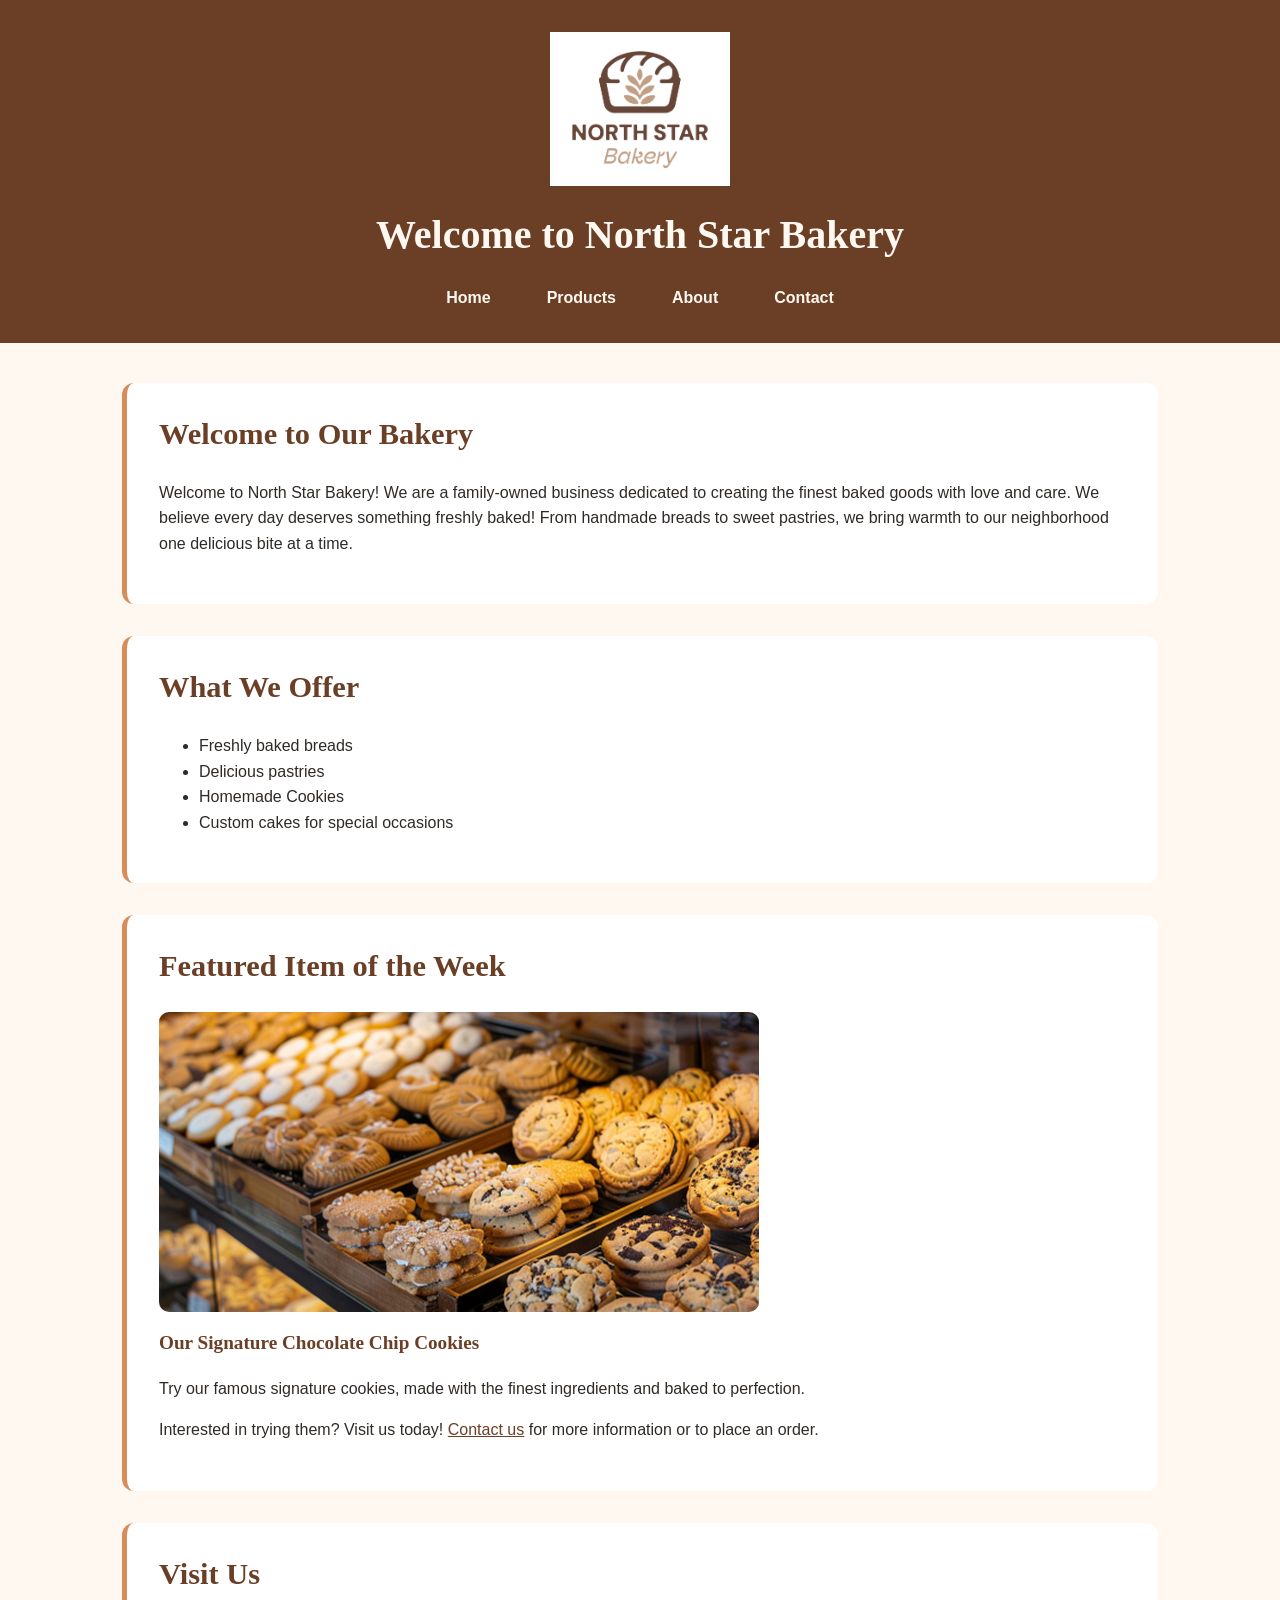
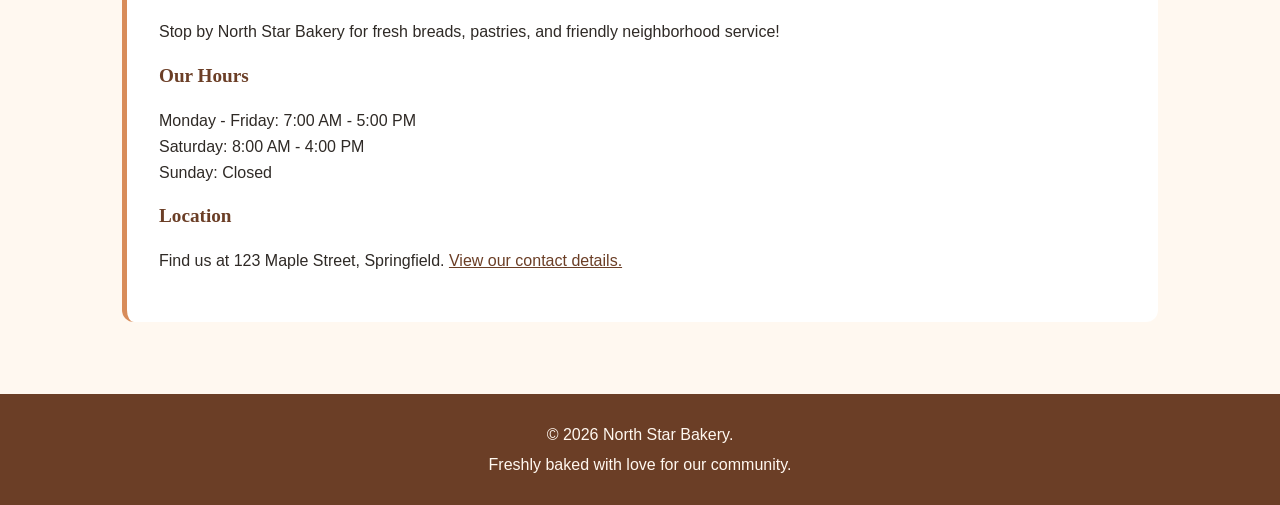
<file: index.html>
<!DOCTYPE html>
<html lang="en">

<head>
    <meta charset="UTF-8">
    <meta name="viewport" content="width=device-width, initial-scale=1.0">
    <title>North Star Bakery | Home</title>
    <link rel="stylesheet" href="styles.css">
</head>

<body>
    <header>
        <img src="media/bakery-logo_c.png" alt="North Star Bakery logo" width="180">

        <h1>Welcome to North Star Bakery</h1>

        <nav aria-label="Main navigation">
            <ul>
                <li><a href="index.html">Home</a></li>
                <li><a href="products.html">Products</a></li>
                <li><a href="about.html">About</a></li>
                <li><a href="contact.html">Contact</a></li>
            </ul>
        </nav>
    </header>
    <main>
        <section>
            <h2>Welcome to Our Bakery</h2>
            <p>Welcome to North Star Bakery! We are a family-owned business dedicated to creating the finest baked goods
                with love and care. We believe every day deserves something freshly baked! From handmade breads to sweet
                pastries, we bring warmth to our neighborhood one delicious bite at a time.</p>
        </section>

        <section>
            <h2>What We Offer</h2>
            <ul>
                <li>Freshly baked breads</li>
                <li>Delicious pastries</li>
                <li>Homemade Cookies</li>
                <li>Custom cakes for special occasions</li>
            </ul>
        </section>
        <section>
            <h2>Featured Item of the Week</h2>

            <picture>
                <source media="(max-width: 600px)" srcset="media/bakery-feature-small_c.png">

                <img src="media/bakery-feature-large_c.png"
                    alt="A display of assorted freshly baked cookies and pastries" width="600">
            </picture>
            <h3>Our Signature Chocolate Chip Cookies</h3>
            <p>Try our famous signature cookies, made with the finest ingredients and baked to perfection.</p>

            <p>Interested in trying them? Visit us today!
                <a href="contact.html">Contact us</a> for more information or to place an order.
            </p>
        </section>

        <section>
            <h2>Visit Us</h2>
            <p>
                Stop by North Star Bakery for fresh breads,
                pastries, and friendly neighborhood service!
            </p>

            <h3>Our Hours</h3>
            <p>
                Monday - Friday: 7:00 AM - 5:00 PM<br>
                Saturday: 8:00 AM - 4:00 PM<br>
                Sunday: Closed
            </p>

            <h3>Location</h3>
            <p>
                Find us at 123 Maple Street, Springfield.
                <a href="contact.html">View our contact details.</a>
            </p>
        </section>
    </main>
    <footer>
        <p>&copy; 2026 North Star Bakery.</p>
        <p>Freshly baked with love for our community.</p>
    </footer>

</body>

</html>
</file>
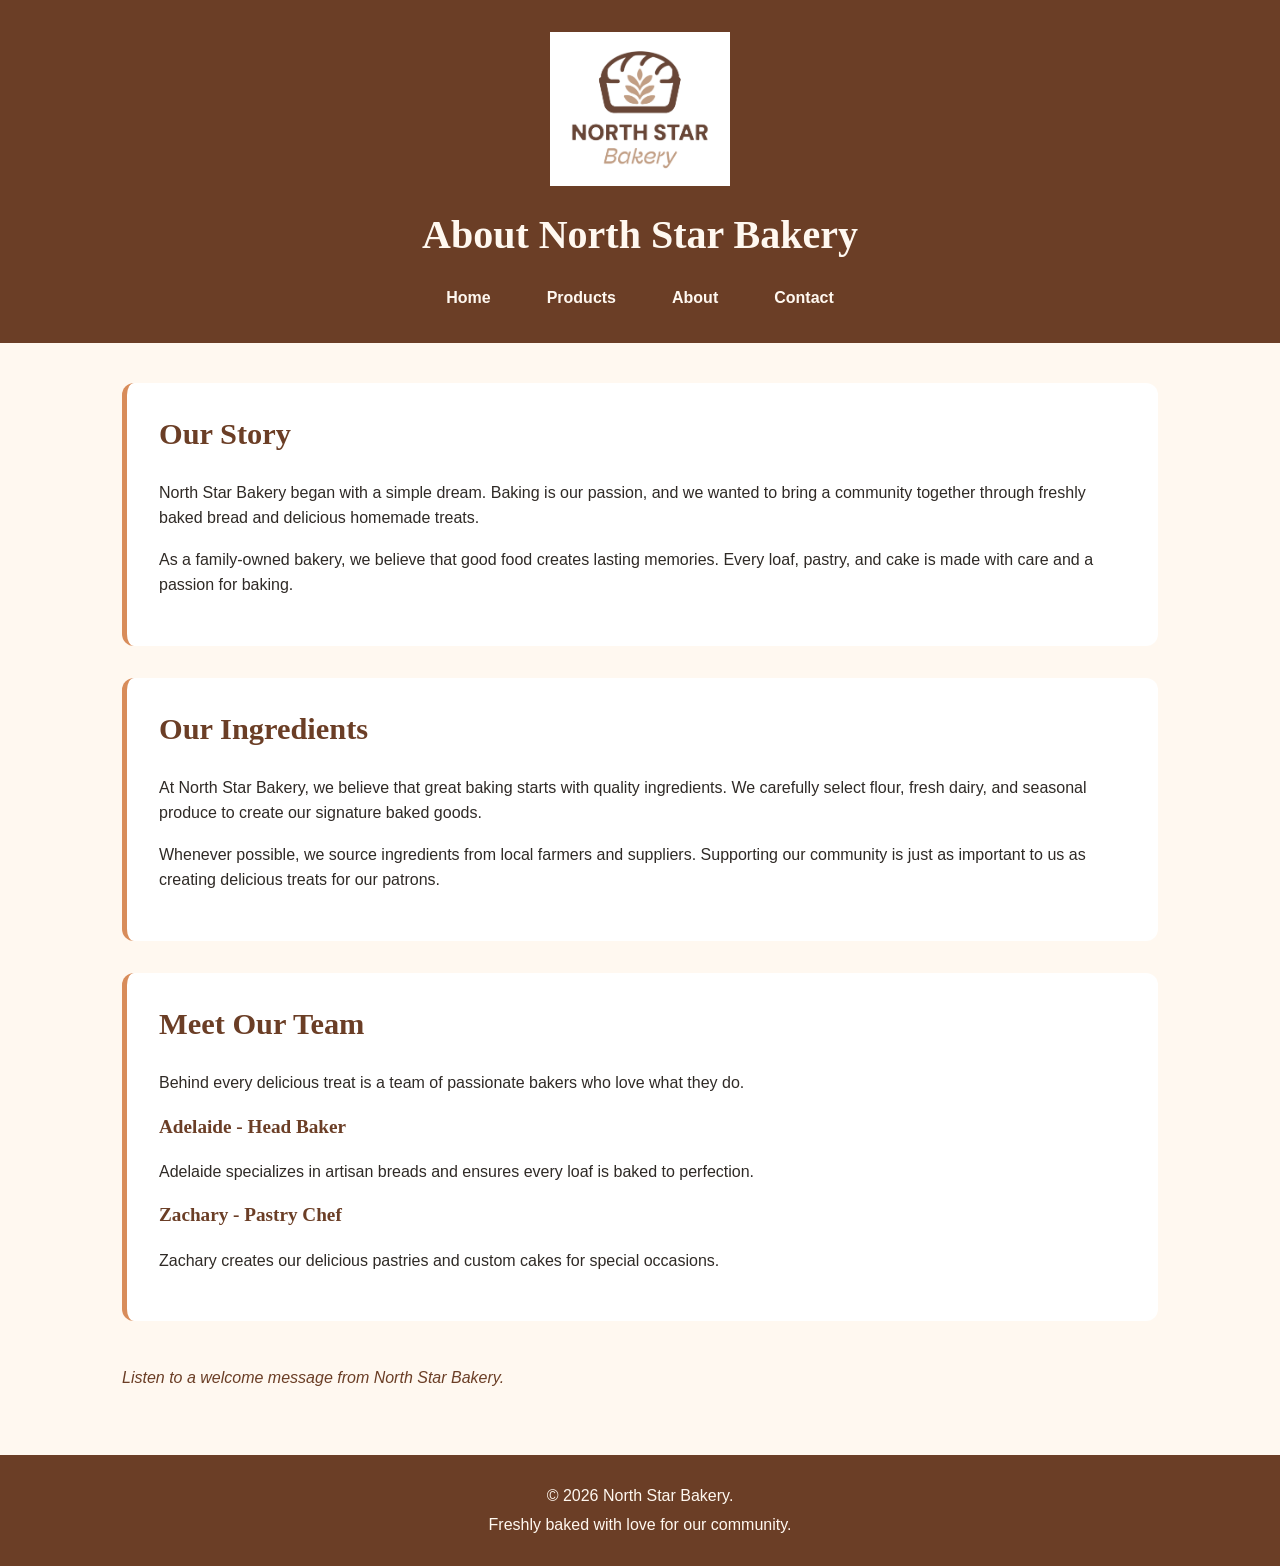
<file: about.html>
<!DOCTYPE html>
<html lang="en">

<head>
    <meta charset="UTF-8">
    <meta name="viewport" content="width=device-width, initial-scale=1.0">
    <title>North Star Bakery | About Us</title>
    <link rel="stylesheet" href="styles.css">
</head>

<body>

    <header>
        <img src="media/bakery-logo_c.png" alt="North Star Bakery logo" width="180">

        <h1>About North Star Bakery</h1>

        <nav aria-label="Main navigation">
            <ul>
                <li><a href="index.html">Home</a></li>
                <li><a href="products.html">Products</a></li>
                <li><a href="about.html">About</a></li>
                <li><a href="contact.html">Contact</a></li>
            </ul>
        </nav>
    </header>
    <main>
        <section>
            <h2>Our Story</h2>
            <p>
                North Star Bakery began with a simple dream.
                Baking is our passion, and we wanted to bring a community together through freshly
                baked bread and delicious homemade treats.
            </p>

            <p>
                As a family-owned bakery,
                we believe that good food creates lasting
                memories. Every loaf, pastry, and cake
                is made with care and a passion for baking.
            </p>
        </section>


        <section>
            <h2>Our Ingredients</h2>
            <p>
                At North Star Bakery, we believe that
                great baking starts with quality ingredients.
                We carefully select flour,
                fresh dairy, and seasonal produce
                to create our signature baked goods.
            </p>

            <p>
                Whenever possible, we source ingredients
                from local farmers and suppliers.
                Supporting our community is just as
                important to us as creating
                delicious treats for our patrons.
            </p>
        </section>


        <section>
            <h2>Meet Our Team</h2>
            <p>
                Behind every delicious treat is a team
                of passionate bakers who love what they do.
            </p>

            <h3>Adelaide - Head Baker</h3>
            <p>
                Adelaide specializes in artisan breads and
                ensures every loaf is baked to perfection.
            </p>

            <h3>Zachary - Pastry Chef</h3>
            <p>
                Zachary creates our delicious pastries
                and custom cakes for special occasions.
            </p>
        </section>

        <figure>
            <audio controls>
                <source src="media/bakery-welcome_c.mp3" type="audio/mpeg">
                Your browser does not support the audio element.
            </audio>

            <figcaption>
            Listen to a welcome message from North Star Bakery.
            </figcaption>
        </figure>
    
    </main>

    <footer>
        <p>&copy; 2026 North Star Bakery.</p>
        <p>Freshly baked with love for our community.</p>
    </footer>

</body>

</html>
</file>
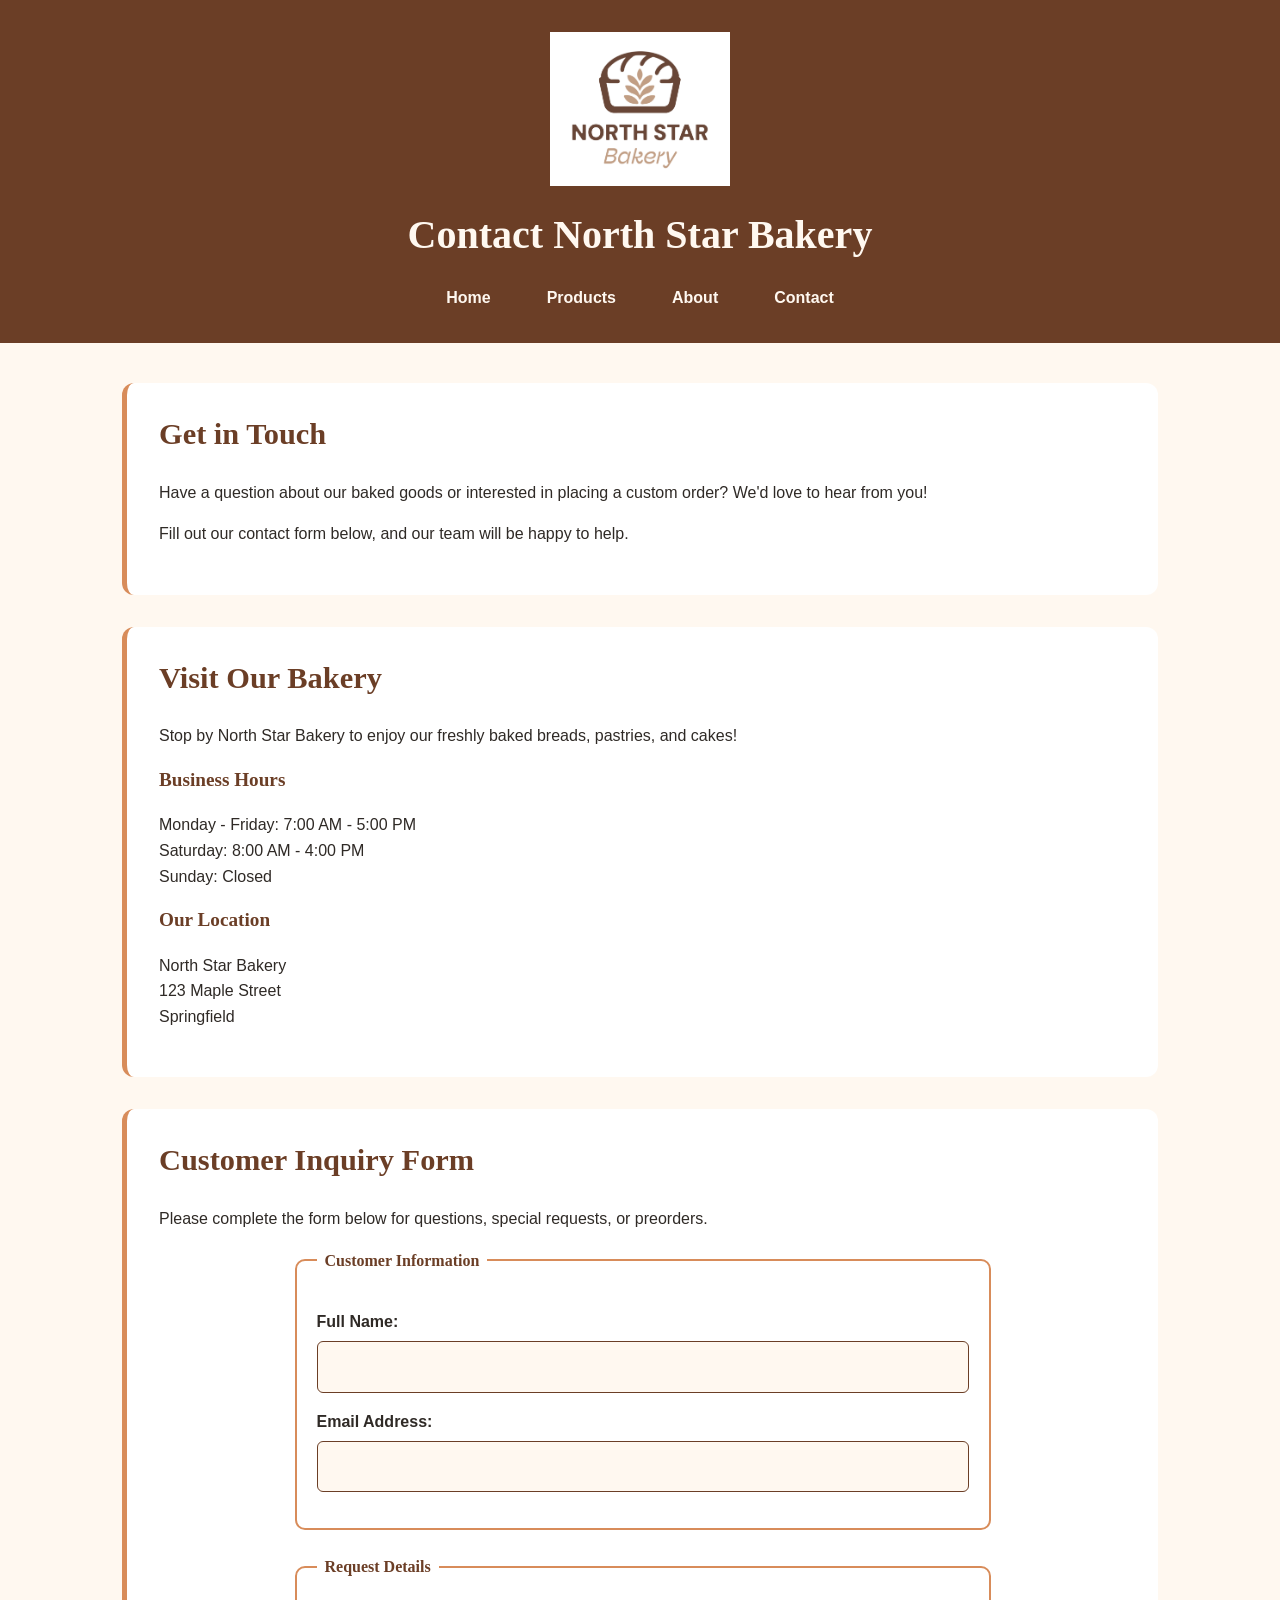
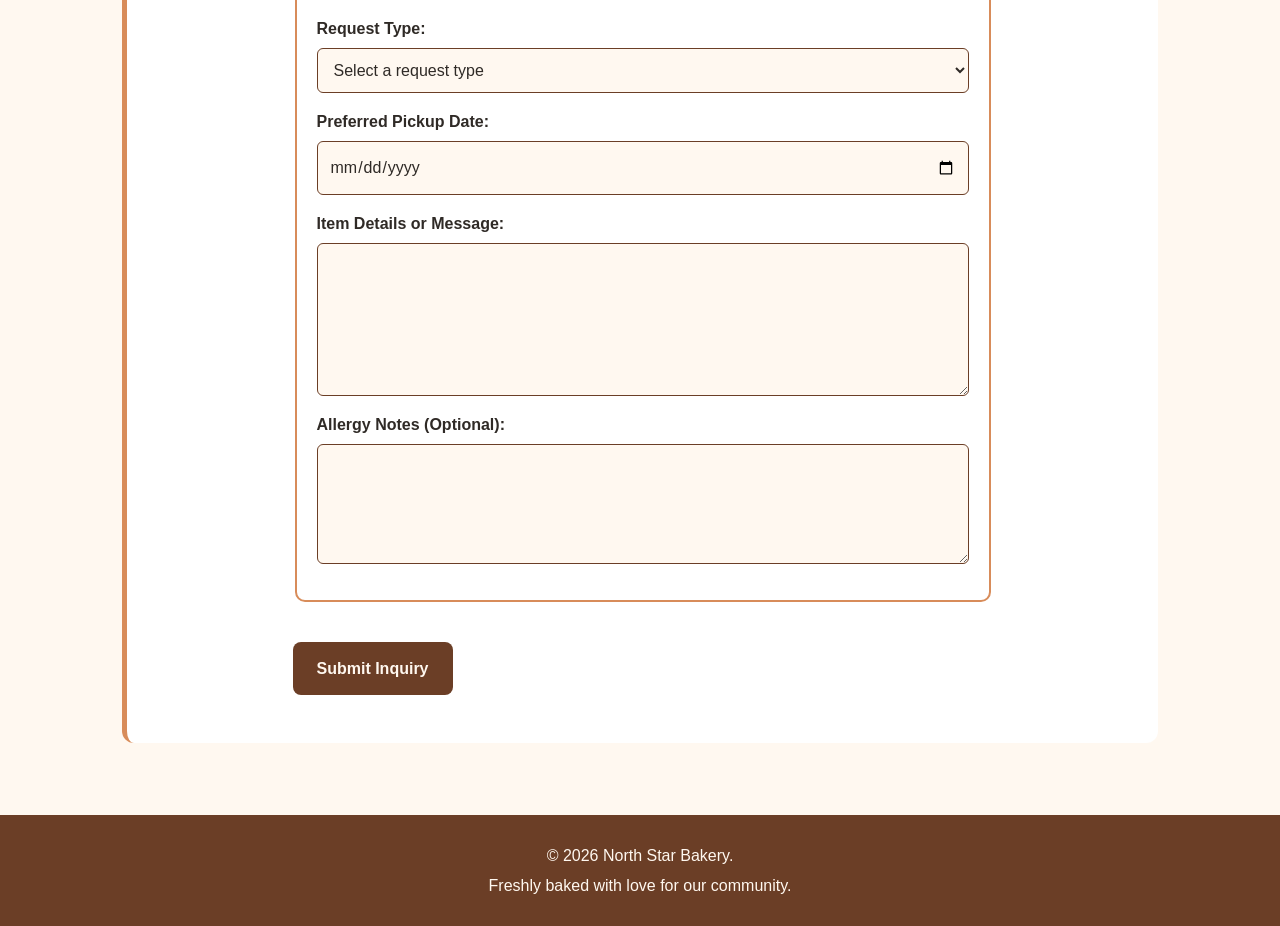
<file: contact.html>
<!DOCTYPE html>
<html lang="en">

<head>
    <meta charset="UTF-8">
    <meta name="viewport" content="width=device-width, initial-scale=1.0">
    <title>North Star Bakery | Contact Us</title>
    <link rel="stylesheet" href="styles.css">
</head>

<body>

    <header>
        <img src="media/bakery-logo_c.png" alt="North Star Bakery logo" width="180">

        <h1>Contact North Star Bakery</h1>

        <nav aria-label="Main navigation">
            <ul>
                <li><a href="index.html">Home</a></li>
                <li><a href="products.html">Products</a></li>
                <li><a href="about.html">About</a></li>
                <li><a href="contact.html">Contact</a></li>
            </ul>
        </nav>
    </header>

    <main>
        <section>
            <h2>Get in Touch</h2>
            <p>
                Have a question about our baked goods
                or interested in placing a custom order?
                We'd love to hear from you!
            </p>

            <p>
                Fill out our contact form below,
                and our team will be happy to help.
            </p>
        </section>

        <section>
            <h2>Visit Our Bakery</h2>
            <p>
                Stop by North Star Bakery to enjoy our
                freshly baked breads, pastries, and cakes!
            </p>

            <h3>Business Hours</h3>
            <p>
                Monday - Friday: 7:00 AM - 5:00 PM<br>
                Saturday: 8:00 AM - 4:00 PM<br>
                Sunday: Closed
            </p>

            <h3>Our Location</h3>
            <p>
                North Star Bakery<br>
                123 Maple Street<br>
                Springfield
            </p>
        </section>

        <section>
            <h2>Customer Inquiry Form</h2>
            <p>
                Please complete the form below for questions,
                special requests, or preorders.
            </p>

            <form action="#" method="get" id="contact-form" novalidate>
                <fieldset>
                    <legend>Customer Information</legend>

                    <p>
                        <label for="customer-name">Full Name:</label>
                        <input type="text" id="customer-name" name="customer-name" required>
                        <span id="name-error" class="error-message"></span>
                    </p>

                    <p>
                        <label for="customer-email">Email Address:</label>
                        <input type="email" id="customer-email" name="customer-email" required>
                        <span id="email-error" class="error-message"></span>
                    </p>
                </fieldset>

                <fieldset>
                    <legend>Request Details</legend>

                    <p>
                        <label for="request-type">Request Type:</label>
                        <select id="request-type" name="request-type" required>
                            <option value="">Select a request type</option>
                            <option value="question">General Question</option>
                            <option value="preorder">Preorder</option>
                            <option value="custom-cake">Custom Cake</option>
                        </select>
                    </p>

                    <p>
                        <label for="pickup-date">Preferred Pickup Date:</label>
                        <input type="date" id="pickup-date" name="pickup-date">
                    </p>

                    <p>
                        <label for="item-details">Item Details or Message:</label>
                        <textarea id="item-details" name="item-details" rows="5" cols="40" required></textarea>
                    </p>

                    <p>
                        <label for="allergy-notes">Allergy Notes (Optional):</label>
                        <textarea id="allergy-notes" name="allergy-notes" rows="3" cols="40"></textarea>
                    </p>

                </fieldset>
                <p>
                    <button type="submit">Submit Inquiry</button>
                </p>
            </form>
        </section>

    </main>


    <footer>
        <p>&copy; 2026 North Star Bakery.</p>
        <p>Freshly baked with love for our community.</p>
    </footer>

    <script src="script.js"></script>
</body>

</html>
</file>
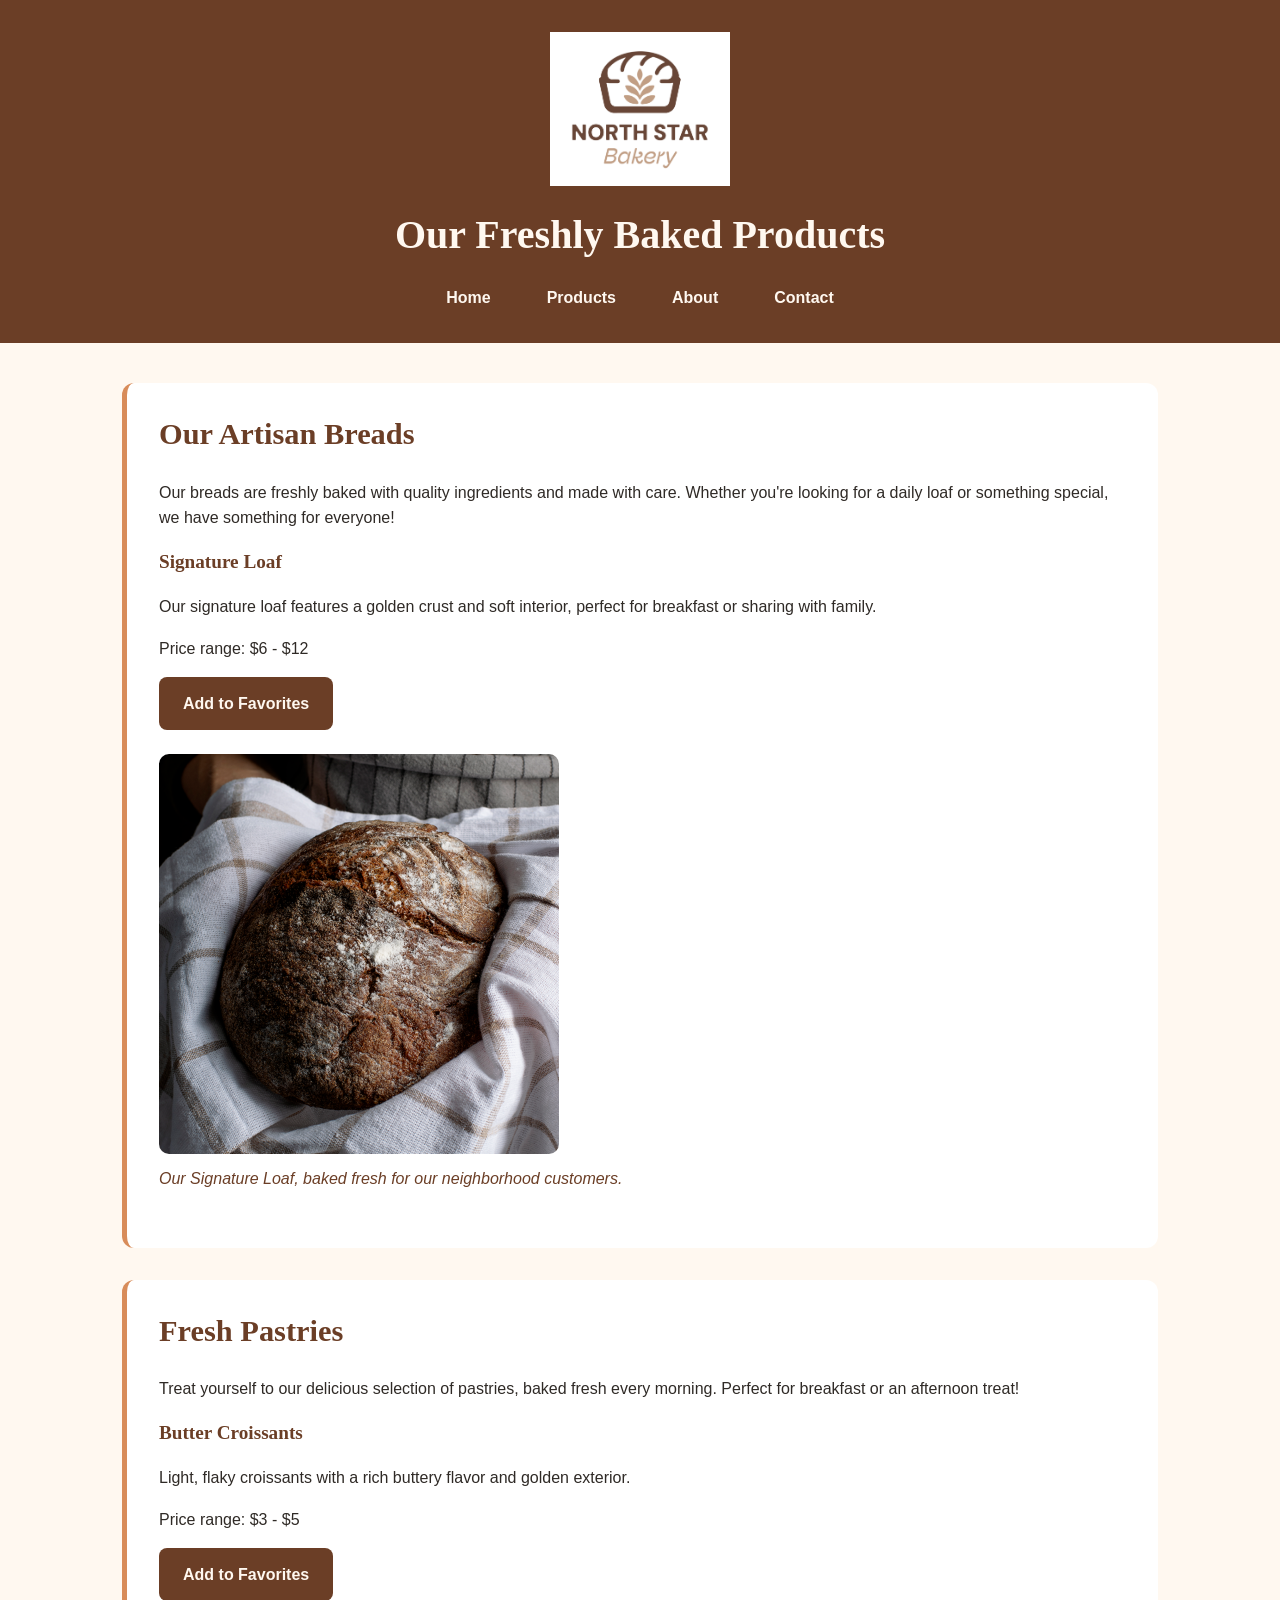
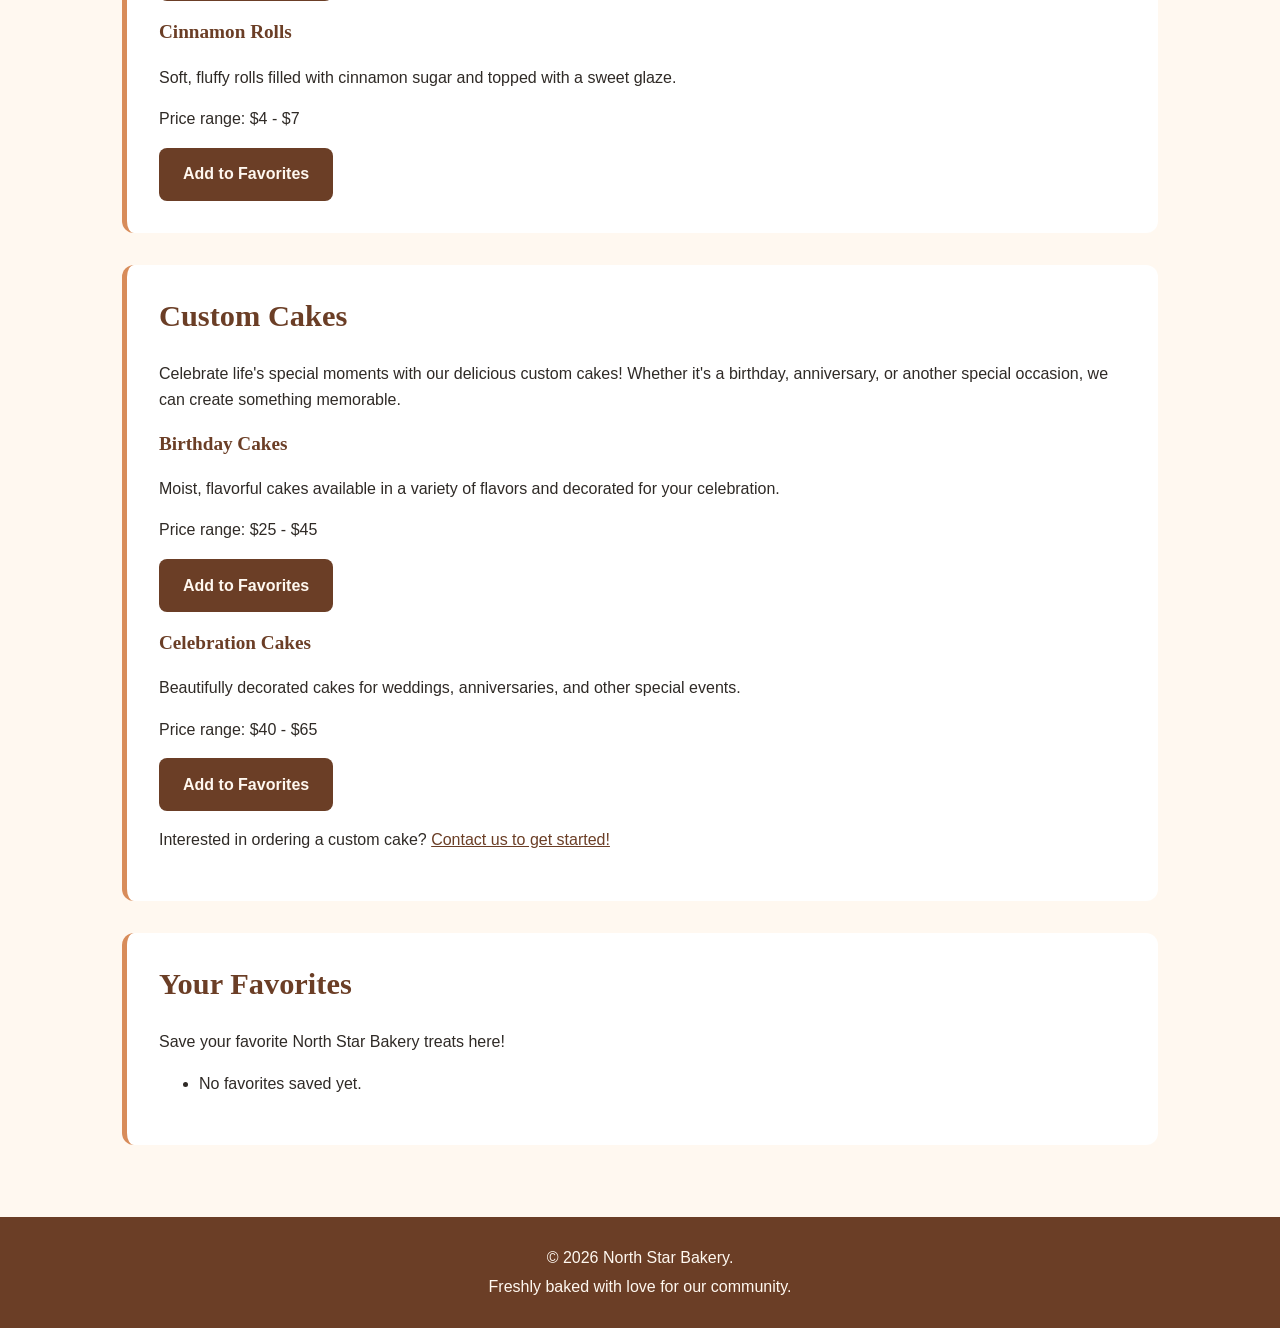
<file: products.html>
<!DOCTYPE html>
<html lang="en">

<head>
    <meta charset="UTF-8">
    <meta name="viewport" content="width=device-width, initial-scale=1.0">
    <title>North Star Bakery | Products</title>
    <link rel="stylesheet" href="styles.css">
</head>

<body>

    <header>
        <img src="media/bakery-logo_c.png" alt="North Star Bakery logo" width="180">

        <h1>Our Freshly Baked Products</h1>

        <nav aria-label="Main navigation">
            <ul>
                <li><a href="index.html">Home</a></li>
                <li><a href="products.html">Products</a></li>
                <li><a href="about.html">About</a></li>
                <li><a href="contact.html">Contact</a></li>
            </ul>
        </nav>
    </header>

    <main>
        <section>
            <h2>Our Artisan Breads</h2>
            <p>
                Our breads are freshly baked with quality
                ingredients and made with care.
                Whether you're looking for a daily loaf
                or something special, we have something
                for everyone!
            </p>

            <h3>Signature Loaf</h3>
            <p>
                Our signature loaf features a golden crust
                and soft interior, perfect for breakfast
                or sharing with family.
            </p>
            <p>Price range: $6 - $12</p>

            <button type="button" class="favorite-button" data-product="Signature Loaf">
                Add to Favorites
            </button>

            <figure>
                <img src="media/bakery-signature-loaf_c.png"
                    alt="Freshly baked signature bread loaf with a golden crust" width="400">

                <figcaption>
                    Our Signature Loaf, baked fresh
                    for our neighborhood customers.
                </figcaption>
            </figure>
        </section>

        <section>
            <h2>Fresh Pastries</h2>
            <p>
                Treat yourself to our delicious selection of
                pastries, baked fresh every morning.
                Perfect for breakfast or an afternoon treat!
            </p>

            <h3>Butter Croissants</h3>
            <p>
                Light, flaky croissants with a rich buttery
                flavor and golden exterior.
            </p>
            <p>Price range: $3 - $5</p>

            <button type="button" class="favorite-button" data-product="Butter Croissants">
                Add to Favorites
            </button>

            <h3>Cinnamon Rolls</h3>
            <p>
                Soft, fluffy rolls filled with cinnamon sugar
                and topped with a sweet glaze.
            </p>
            <p>Price range: $4 - $7</p>

            <button type="button" class="favorite-button" data-product="Cinnamon Rolls">
                Add to Favorites
            </button>

        </section>

        <section>
            <h2>Custom Cakes</h2>
            <p>
                Celebrate life's special moments with our
                delicious custom cakes! Whether it's a birthday,
                anniversary, or another special occasion,
                we can create something memorable.
            </p>

            <h3>Birthday Cakes</h3>
            <p>
                Moist, flavorful cakes available in a variety
                of flavors and decorated for your celebration.
            </p>
            <p>Price range: $25 - $45</p>

            <button type="button" class="favorite-button" data-product="Birthday Cakes">
                Add to Favorites
            </button>

            <h3>Celebration Cakes</h3>
            <p>
                Beautifully decorated cakes for weddings,
                anniversaries, and other special events.
            </p>
            <p>Price range: $40 - $65</p>

            <button type="button" class="favorite-button" data-product="Celebration Cakes">
                Add to Favorites
            </button>

            <p>
                Interested in ordering a custom cake?
                <a href="contact.html">Contact us to get started!</a>
            </p>
        </section>

        <section id="favorites-section">
            <h2>Your Favorites</h2>
            <p>Save your favorite North Star Bakery treats here!</p>
            <ul id="favorites-list">
                <li>No favorites saved yet.</li>
            </ul>
        </section>

    </main>
    <footer>
        <p>&copy; 2026 North Star Bakery.</p>
        <p>Freshly baked with love for our community.</p>

    </footer>

    <script src="script.js"></script>
</body>

</html>
</file>
<file: styles.css>
:root {
    --cream: #FFF8F0;
    --brown: #6B3E26;
    --peach: #D88C5A;
    --charcoal: #2F2A26;
}

* {
    box-sizing: border-box;
}

body {
    margin: 0;
    background-color: var(--cream);
    color: var(--charcoal);
    font-family: Arial, sans-serif;
    font-size: 16px;
    line-height: 1.6;
}

h1,
h2,
h3 {
    font-family: Georgia, serif;
    color: var(--brown);
    line-height: 1.3;
}

h1 {
    font-size: 2rem;
}

h2 {
    font-size: 1.6rem;
}

h3 {
    font-size: 1.2rem;
}

a {
    color: var(--brown);
}

a:hover {
    color: var(--peach);
}


header {
    background-color: var(--brown);
    color: var(--cream);
    text-align: center;
    padding: 2rem 1rem;
}

header img {
    max-width: 180px;
    height: auto;
}

header h1 {
    color: var(--cream);
    margin: 1rem 0;
}

nav ul {
    display: flex;
    flex-direction: column;
    align-items: center;
    gap: 0.75rem;
    list-style: none;
    padding: 0;
    margin: 1.5rem 0 0;
}

nav a {
    color: var(--cream);
    text-decoration: none;
    font-weight: bold;
    padding: 0.5rem 1rem;
    border-radius: 6px;
}

nav a:hover,
nav a:focus-visible {
    background-color: var(--peach);
    color: var(--charcoal);
}


main {
    width: 100%;
    max-width: 1100px;
    margin: 0 auto;
    padding: 1.5rem 1rem;
}

main section {
    background-color: #FFFFFF;
    padding: 1.5rem;
    margin-bottom: 1.5rem;
    border-radius: 12px;
    border-left: 5px solid var(--peach);
}

main h2 {
    margin-top: 0;
}

main img,
main audio {
    display: block;
    max-width: 100%;
    height: auto;
    border-radius: 10px;
}

figure {
    margin: 1.5rem 0;
}

figcaption {
    margin-top: 0.75rem;
    font-style: italic;
    color: var(--brown);
}

footer {
    background-color: var(--brown);
    color: var(--cream);
    text-align: center;
    padding: 1.5rem 1rem;
}

footer p {
    margin: 0.25rem 0;
}


form {
    display: flex;
    flex-direction: column;
    gap: 1.5rem;
}

fieldset {
    border: 2px solid var(--peach);
    border-radius: 10px;
    padding: 1.25rem;
    min-width: 0;
}

legend {
    font-family: Georgia, serif;
    font-weight: bold;
    color: var(--brown);
    padding: 0 0.5rem;
}

label {
    display: block;
    font-weight: bold;
    margin-top: 1rem;
    margin-bottom: 0.4rem;
}

input,
select,
textarea {
    display: block;
    width: 100%;
    padding: 0.75rem;
    border: 1px solid var(--brown);
    border-radius: 6px;
    font: inherit;
    background-color: var(--cream);
    color: var(--charcoal);
}

textarea {
    min-height: 120px;
    resize: vertical;
}

input:focus-visible,
select:focus-visible,
textarea:focus-visible {
    outline: 3px solid var(--peach);
    outline-offset: 2px;
}

button,
input[type="submit"] {
    background-color: var(--brown);
    color: var(--cream);
    border: none;
    border-radius: 8px;
    padding: 0.85rem 1.5rem;
    font: inherit;
    font-weight: bold;
    cursor: pointer;
}

button:hover,
input[type="submit"]:hover {
    background-color: var(--peach);
    color: var(--charcoal);
}


@media (min-width: 768px) {

    nav ul {
        flex-direction: row;
        justify-content: center;
        gap: 1.5rem;
    }

    main {
        padding: 2.5rem 2rem;
    }

    main section {
        padding: 2rem;
        margin-bottom: 2rem;
    }

    form {
        max-width: 700px;
        margin: 0 auto;
    }

    h1 {
        font-size: 2.5rem;
    }

    h2 {
        font-size: 1.9rem;
    }
}

.error-message {
    display: block;
    margin-top: 0.4rem;
    font-weight: bold;
    color: #9B2C2C;
}
</file>
